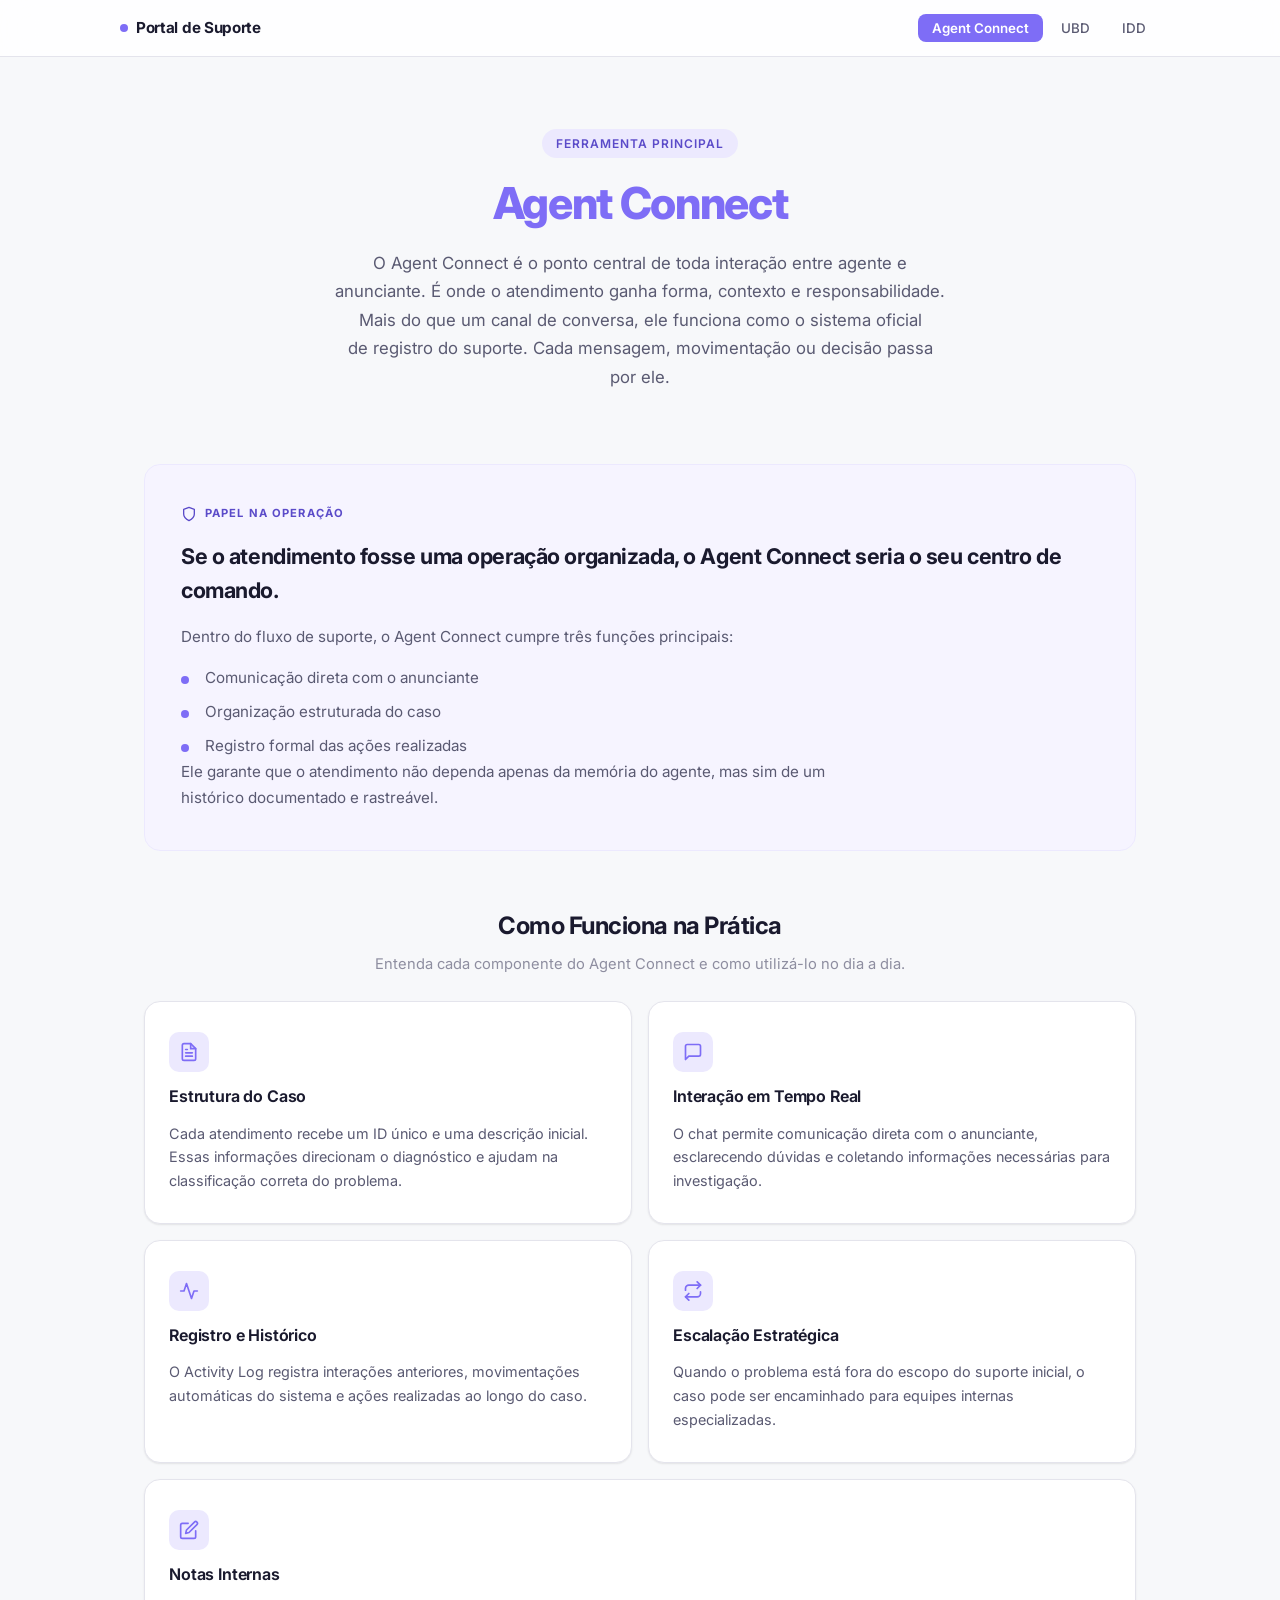
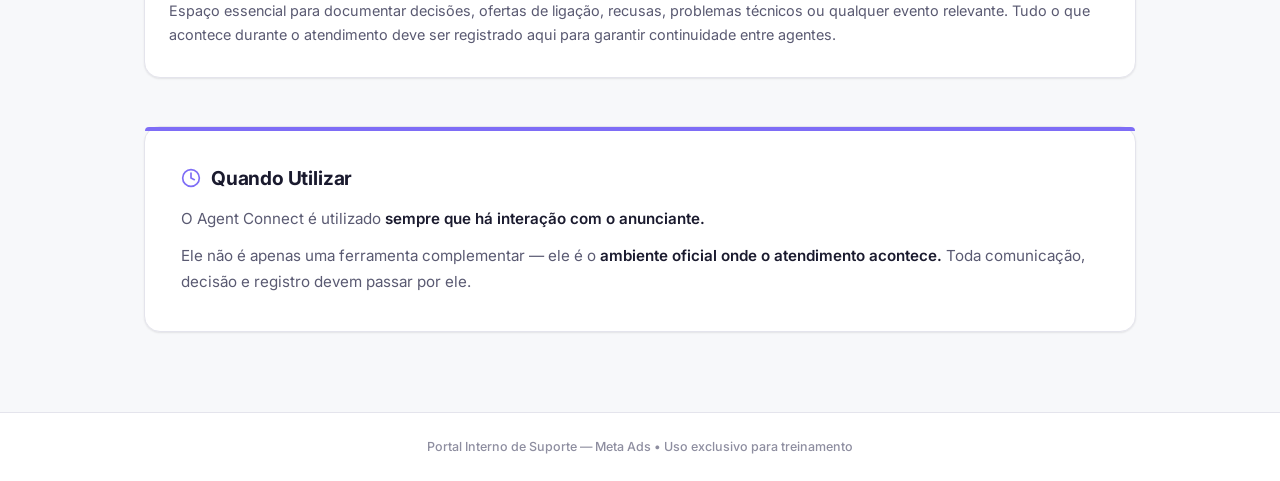
<file: public/index.html>
<!DOCTYPE html>
<html lang="pt-BR">
<head>
  <meta charset="UTF-8" />
  <meta name="viewport" content="width=device-width, initial-scale=1.0" />
  <title>Agent Connect — Portal de Suporte Meta</title>
  <link rel="preconnect" href="https://fonts.googleapis.com" />
  <link rel="preconnect" href="https://fonts.gstatic.com" crossorigin />
  <link href="https://fonts.googleapis.com/css2?family=Inter:wght@400;500;600;700;800&display=swap" rel="stylesheet" />
  <link rel="stylesheet" href="style.css" />
</head>
<body class="page-purple">

  <!-- Navigation -->
  <nav class="nav">
    <div class="nav-inner">
      <a href="index.html" class="nav-brand">
        <span class="nav-brand-dot" style="background:#7E6DF6"></span>
        Portal de Suporte
      </a>
      <button class="nav-toggle" aria-label="Abrir menu">
        <svg viewBox="0 0 24 24" fill="none" stroke="currentColor" stroke-width="2" stroke-linecap="round" stroke-linejoin="round"><line x1="3" y1="6" x2="21" y2="6"/><line x1="3" y1="12" x2="21" y2="12"/><line x1="3" y1="18" x2="21" y2="18"/></svg>
      </button>
      <ul class="nav-links">
        <li><a href="index.html" class="active">Agent Connect</a></li>
        <li><a href="ubd.html">UBD</a></li>
        <li><a href="idd.html">IDD</a></li>
      </ul>
    </div>
  </nav>

  <!-- Hero -->
  <section class="hero">
    <span class="hero-badge">Ferramenta Principal</span>
    <h1>Agent Connect</h1>
    <p class="hero-intro">
      O Agent Connect é o ponto central de toda interação entre agente e anunciante.
      É onde o atendimento ganha forma, contexto e responsabilidade.
      Mais do que um canal de conversa, ele funciona como o sistema oficial de registro do suporte. Cada mensagem, movimentação ou decisão passa por ele.
    </p>
  </section>

  <div class="content-wrap">

    <!-- Papel na Operação -->
    <section class="role-block">
      <div class="role-block-label">
        <svg viewBox="0 0 24 24" fill="none" stroke="currentColor" stroke-width="2" stroke-linecap="round" stroke-linejoin="round"><path d="M12 22s8-4 8-10V5l-8-3-8 3v7c0 6 8 10 8 10z"/></svg>
        Papel na Operação
      </div>
      <h2>Se o atendimento fosse uma operação organizada, o Agent Connect seria o seu centro de comando.</h2>
      <p>Dentro do fluxo de suporte, o Agent Connect cumpre três funções principais:</p>
      <ul class="role-list">
        <li>Comunicação direta com o anunciante</li>
        <li>Organização estruturada do caso</li>
        <li>Registro formal das ações realizadas</li>
      </ul>
      <p>Ele garante que o atendimento não dependa apenas da memória do agente, mas sim de um histórico documentado e rastreável.</p>
    </section>

    <!-- Como Funciona na Prática -->
    <div class="section-header">
      <h2>Como Funciona na Prática</h2>
      <p>Entenda cada componente do Agent Connect e como utilizá-lo no dia a dia.</p>
    </div>

    <div class="grid-cards">

      <!-- Card 1 -->
      <div class="grid-card">
        <div class="grid-card-icon">
          <svg viewBox="0 0 24 24" fill="none" stroke="currentColor" stroke-width="2" stroke-linecap="round" stroke-linejoin="round"><path d="M14 2H6a2 2 0 0 0-2 2v16a2 2 0 0 0 2 2h12a2 2 0 0 0 2-2V8z"/><polyline points="14 2 14 8 20 8"/><line x1="16" y1="13" x2="8" y2="13"/><line x1="16" y1="17" x2="8" y2="17"/><polyline points="10 9 9 9 8 9"/></svg>
        </div>
        <h3>Estrutura do Caso</h3>
        <p>Cada atendimento recebe um ID único e uma descrição inicial. Essas informações direcionam o diagnóstico e ajudam na classificação correta do problema.</p>
      </div>

      <!-- Card 2 -->
      <div class="grid-card">
        <div class="grid-card-icon">
          <svg viewBox="0 0 24 24" fill="none" stroke="currentColor" stroke-width="2" stroke-linecap="round" stroke-linejoin="round"><path d="M21 15a2 2 0 0 1-2 2H7l-4 4V5a2 2 0 0 1 2-2h14a2 2 0 0 1 2 2z"/></svg>
        </div>
        <h3>Interação em Tempo Real</h3>
        <p>O chat permite comunicação direta com o anunciante, esclarecendo dúvidas e coletando informações necessárias para investigação.</p>
      </div>

      <!-- Card 3 -->
      <div class="grid-card">
        <div class="grid-card-icon">
          <svg viewBox="0 0 24 24" fill="none" stroke="currentColor" stroke-width="2" stroke-linecap="round" stroke-linejoin="round"><polyline points="22 12 18 12 15 21 9 3 6 12 2 12"/></svg>
        </div>
        <h3>Registro e Histórico</h3>
        <p>O Activity Log registra interações anteriores, movimentações automáticas do sistema e ações realizadas ao longo do caso.</p>
      </div>

      <!-- Card 4 -->
      <div class="grid-card">
        <div class="grid-card-icon">
          <svg viewBox="0 0 24 24" fill="none" stroke="currentColor" stroke-width="2" stroke-linecap="round" stroke-linejoin="round"><polyline points="17 1 21 5 17 9"/><path d="M3 11V9a4 4 0 0 1 4-4h14"/><polyline points="7 23 3 19 7 15"/><path d="M21 13v2a4 4 0 0 1-4 4H3"/></svg>
        </div>
        <h3>Escalação Estratégica</h3>
        <p>Quando o problema está fora do escopo do suporte inicial, o caso pode ser encaminhado para equipes internas especializadas.</p>
      </div>

      <!-- Card 5 (full width conceptually but in grid) -->
      <div class="grid-card" style="grid-column: 1 / -1;">
        <div class="grid-card-icon">
          <svg viewBox="0 0 24 24" fill="none" stroke="currentColor" stroke-width="2" stroke-linecap="round" stroke-linejoin="round"><path d="M11 4H4a2 2 0 0 0-2 2v14a2 2 0 0 0 2 2h14a2 2 0 0 0 2-2v-7"/><path d="M18.5 2.5a2.121 2.121 0 0 1 3 3L12 15l-4 1 1-4 9.5-9.5z"/></svg>
        </div>
        <h3>Notas Internas</h3>
        <p>Espaço essencial para documentar decisões, ofertas de ligação, recusas, problemas técnicos ou qualquer evento relevante. Tudo o que acontece durante o atendimento deve ser registrado aqui para garantir continuidade entre agentes.</p>
      </div>

    </div>

    <!-- Quando Utilizar -->
    <section class="closing-block">
      <div class="closing-block-accent"></div>
      <h2>
        <svg viewBox="0 0 24 24" fill="none" stroke="currentColor" stroke-width="2" stroke-linecap="round" stroke-linejoin="round"><circle cx="12" cy="12" r="10"/><polyline points="12 6 12 12 16 14"/></svg>
        Quando Utilizar
      </h2>
      <p>O Agent Connect é utilizado <span class="highlight">sempre que há interação com o anunciante.</span></p>
      <p>Ele não é apenas uma ferramenta complementar — ele é o <span class="highlight">ambiente oficial onde o atendimento acontece.</span> Toda comunicação, decisão e registro devem passar por ele.</p>
    </section>

  </div>

  <!-- Footer -->
  <footer class="footer">
    <p>Portal Interno de Suporte — Meta Ads &bull; Uso exclusivo para treinamento</p>
  </footer>

  <script src="script.js"></script>
</body>
</html>
</file>
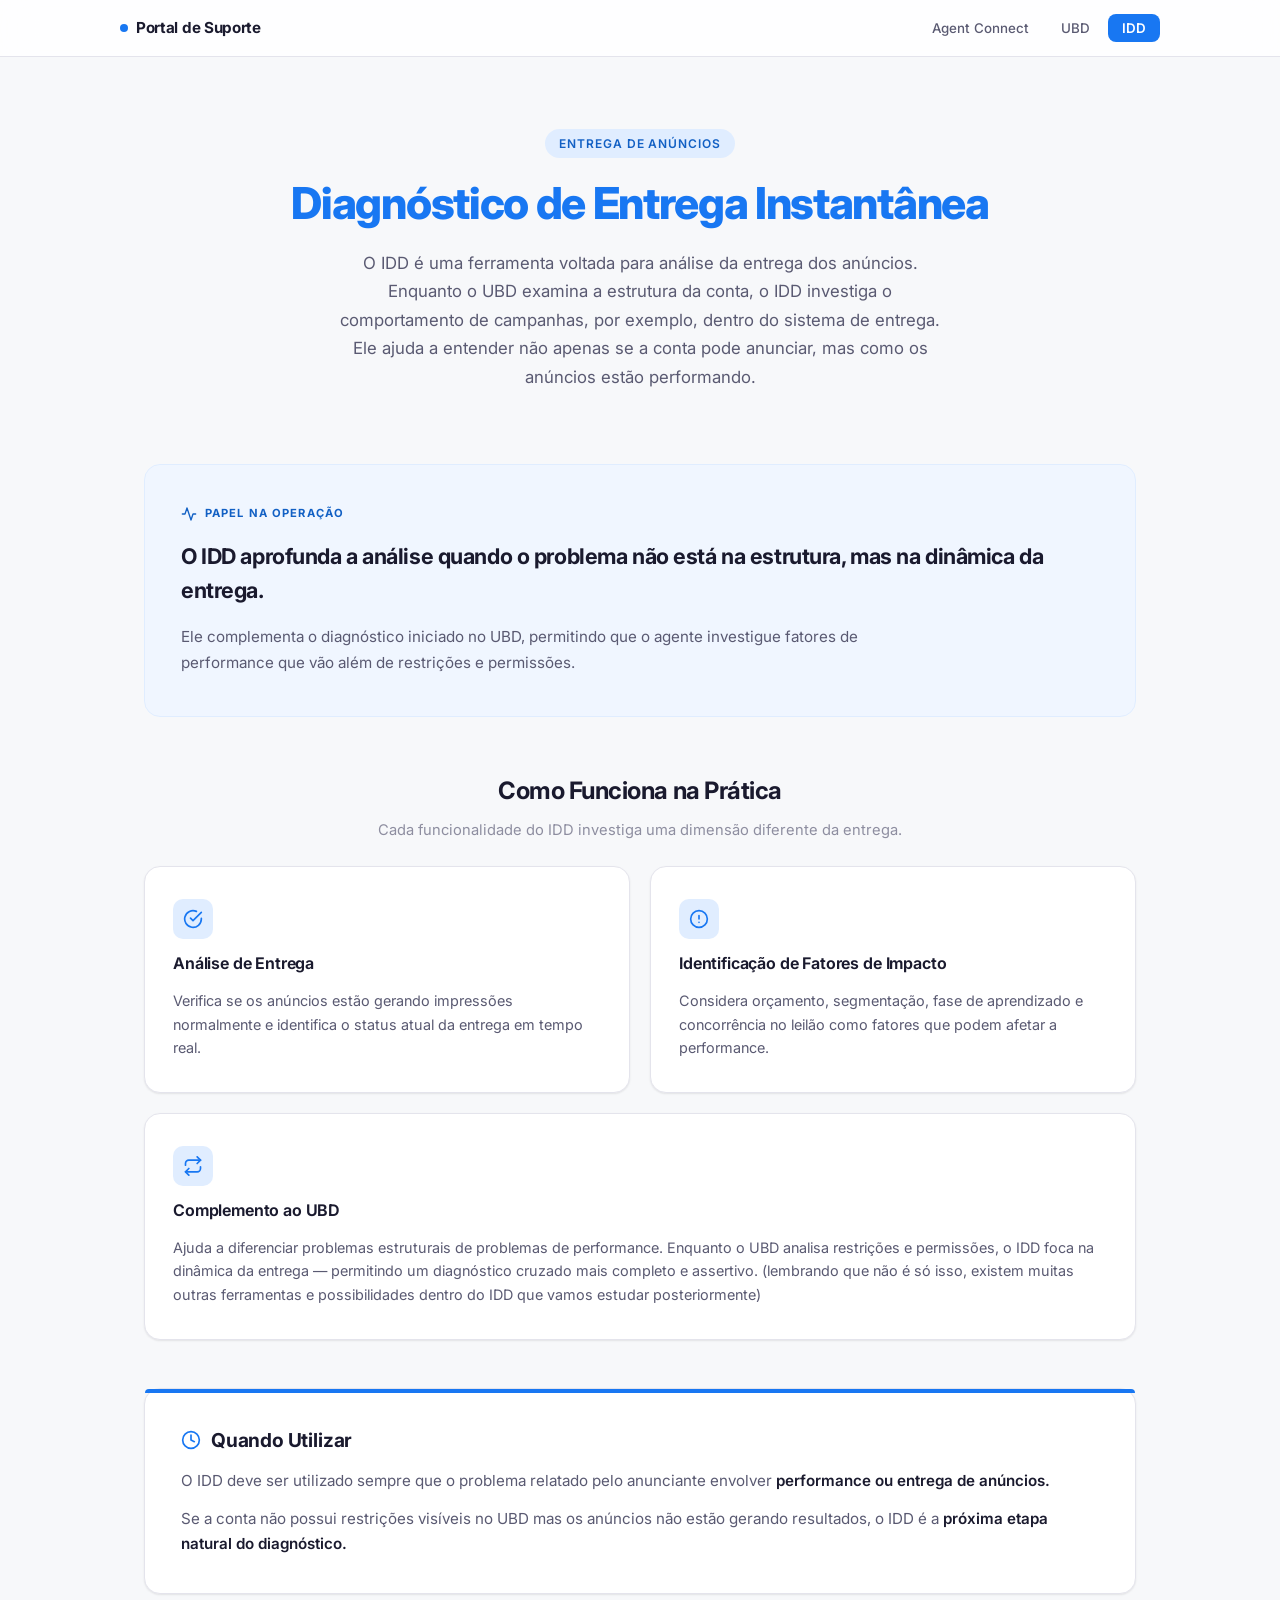
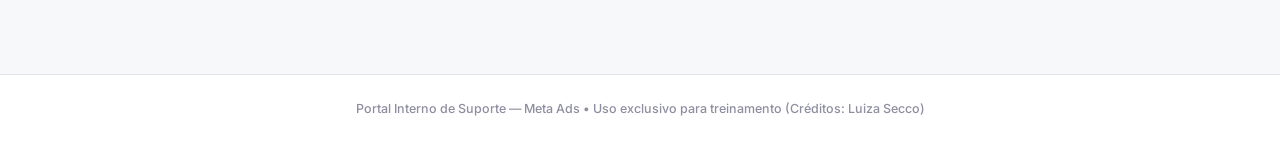
<file: public/idd.html>
<!DOCTYPE html>
<html lang="pt-BR">

<head>
  <meta charset="UTF-8" />
  <meta name="viewport" content="width=device-width, initial-scale=1.0" />
  <title>IDD — Diagnóstico de Entrega Instantânea</title>
  <link rel="preconnect" href="https://fonts.googleapis.com" />
  <link rel="preconnect" href="https://fonts.gstatic.com" crossorigin />
  <link href="https://fonts.googleapis.com/css2?family=Inter:wght@400;500;600;700;800&display=swap" rel="stylesheet" />
  <link rel="stylesheet" href="style.css" />
</head>

<body class="page-blue">

  <!-- Navigation -->
  <nav class="nav">
    <div class="nav-inner">
      <a href="index.html" class="nav-brand">
        <span class="nav-brand-dot" style="background:#1877F2"></span>
        Portal de Suporte
      </a>
      <button class="nav-toggle" aria-label="Abrir menu">
        <svg viewBox="0 0 24 24" fill="none" stroke="currentColor" stroke-width="2" stroke-linecap="round"
          stroke-linejoin="round">
          <line x1="3" y1="6" x2="21" y2="6" />
          <line x1="3" y1="12" x2="21" y2="12" />
          <line x1="3" y1="18" x2="21" y2="18" />
        </svg>
      </button>
      <ul class="nav-links">
        <li><a href="index.html">Agent Connect</a></li>
        <li><a href="ubd.html">UBD</a></li>
        <li><a href="idd.html" class="active">IDD</a></li>
      </ul>
    </div>
  </nav>

  <!-- Hero -->
  <section class="hero">
    <span class="hero-badge">Entrega de Anúncios</span>
    <h1>Diagnóstico de Entrega Instantânea</h1>
    <p class="hero-intro">
      O IDD é uma ferramenta voltada para análise da entrega dos anúncios.
      Enquanto o UBD examina a estrutura da conta, o IDD investiga o comportamento de campanhas, por exemplo, dentro do
      sistema de entrega.
      Ele ajuda a entender não apenas se a conta pode anunciar, mas como os anúncios estão performando.
    </p>
  </section>

  <div class="content-wrap">

    <!-- Papel na Operação -->
    <section class="role-block">
      <div class="role-block-label">
        <svg viewBox="0 0 24 24" fill="none" stroke="currentColor" stroke-width="2" stroke-linecap="round"
          stroke-linejoin="round">
          <polyline points="22 12 18 12 15 21 9 3 6 12 2 12" />
        </svg>
        Papel na Operação
      </div>
      <h2>O IDD aprofunda a análise quando o problema não está na estrutura, mas na dinâmica da entrega.</h2>
      <p>Ele complementa o diagnóstico iniciado no UBD, permitindo que o agente investigue fatores de performance que
        vão além de restrições e permissões.</p>
    </section>

    <!-- Como Funciona na Prática -->
    <div class="section-header">
      <h2>Como Funciona na Prática</h2>
      <p>Cada funcionalidade do IDD investiga uma dimensão diferente da entrega.</p>
    </div>

    <div class="grid-cards grid-3">

      <!-- Card 1 -->
      <div class="grid-card">
        <div class="grid-card-icon">
          <svg viewBox="0 0 24 24" fill="none" stroke="currentColor" stroke-width="2" stroke-linecap="round"
            stroke-linejoin="round">
            <path d="M22 11.08V12a10 10 0 1 1-5.93-9.14" />
            <polyline points="22 4 12 14.01 9 11.01" />
          </svg>
        </div>
        <h3>Análise de Entrega</h3>
        <p>Verifica se os anúncios estão gerando impressões normalmente e identifica o status atual da entrega em tempo
          real.</p>
      </div>

      <!-- Card 2 -->
      <div class="grid-card">
        <div class="grid-card-icon">
          <svg viewBox="0 0 24 24" fill="none" stroke="currentColor" stroke-width="2" stroke-linecap="round"
            stroke-linejoin="round">
            <circle cx="12" cy="12" r="10" />
            <line x1="12" y1="8" x2="12" y2="12" />
            <line x1="12" y1="16" x2="12.01" y2="16" />
          </svg>
        </div>
        <h3>Identificação de Fatores de Impacto</h3>
        <p>Considera orçamento, segmentação, fase de aprendizado e concorrência no leilão como fatores que podem afetar
          a performance.</p>
      </div>

      <!-- Card 3 (full width) -->
      <div class="grid-card">
        <div class="grid-card-icon">
          <svg viewBox="0 0 24 24" fill="none" stroke="currentColor" stroke-width="2" stroke-linecap="round"
            stroke-linejoin="round">
            <polyline points="17 1 21 5 17 9" />
            <path d="M3 11V9a4 4 0 0 1 4-4h14" />
            <polyline points="7 23 3 19 7 15" />
            <path d="M21 13v2a4 4 0 0 1-4 4H3" />
          </svg>
        </div>
        <h3>Complemento ao UBD</h3>
        <p>Ajuda a diferenciar problemas estruturais de problemas de performance. Enquanto o UBD analisa restrições e
          permissões, o IDD foca na dinâmica da entrega — permitindo um diagnóstico cruzado mais completo e assertivo.

          (lembrando que não é só isso, existem muitas outras ferramentas e possibilidades dentro do IDD que vamos
          estudar posteriormente)
        </p>
      </div>

    </div>

    <!-- Quando Utilizar -->
    <section class="closing-block">
      <div class="closing-block-accent"></div>
      <h2>
        <svg viewBox="0 0 24 24" fill="none" stroke="currentColor" stroke-width="2" stroke-linecap="round"
          stroke-linejoin="round">
          <circle cx="12" cy="12" r="10" />
          <polyline points="12 6 12 12 16 14" />
        </svg>
        Quando Utilizar
      </h2>
      <p>O IDD deve ser utilizado sempre que o problema relatado pelo anunciante envolver <span
          class="highlight">performance ou entrega de anúncios.</span></p>
      <p>Se a conta não possui restrições visíveis no UBD mas os anúncios não estão gerando resultados, o IDD é a <span
          class="highlight">próxima etapa natural do diagnóstico.</span></p>
    </section>

  </div>

  <!-- Footer -->
  <footer class="footer">
    <p>Portal Interno de Suporte — Meta Ads &bull; Uso exclusivo para treinamento (Créditos: Luiza Secco)</p>
  </footer>

  <script src="script.js"></script>
</body>

</html>
</file>
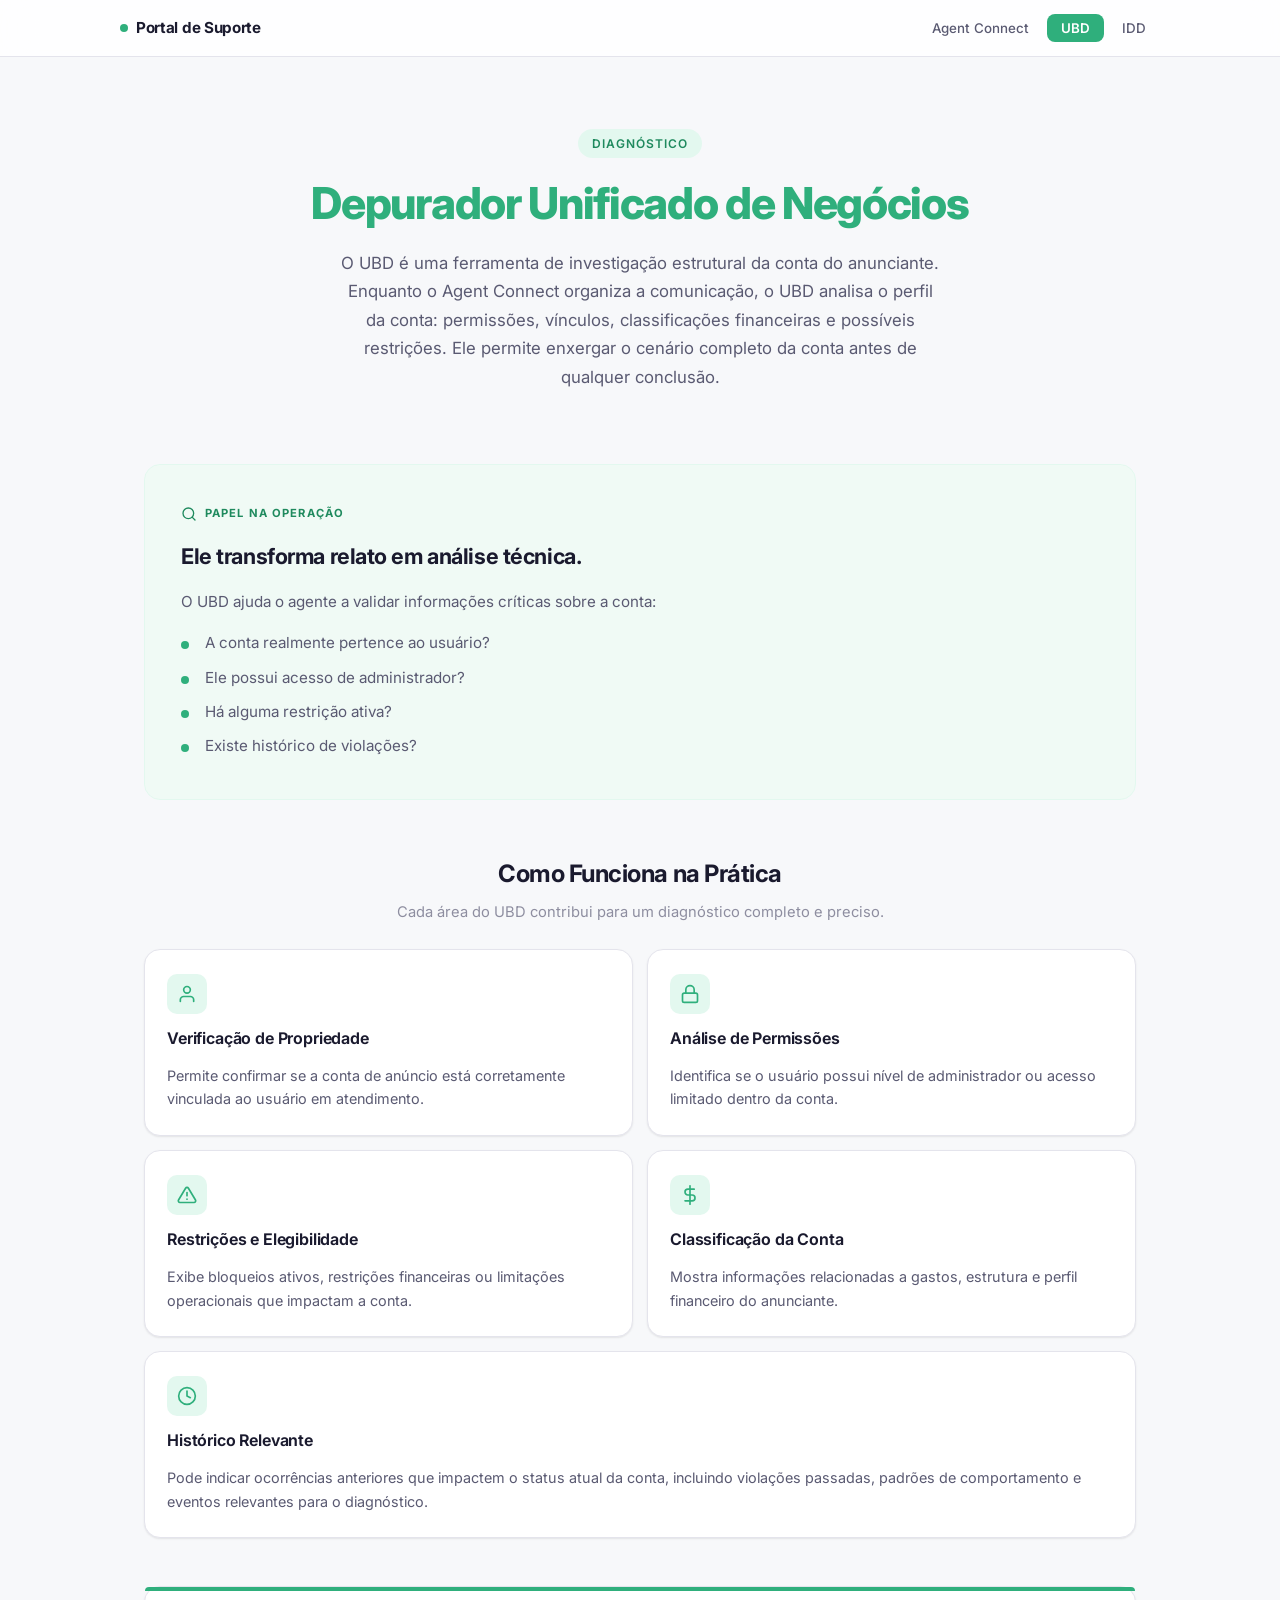
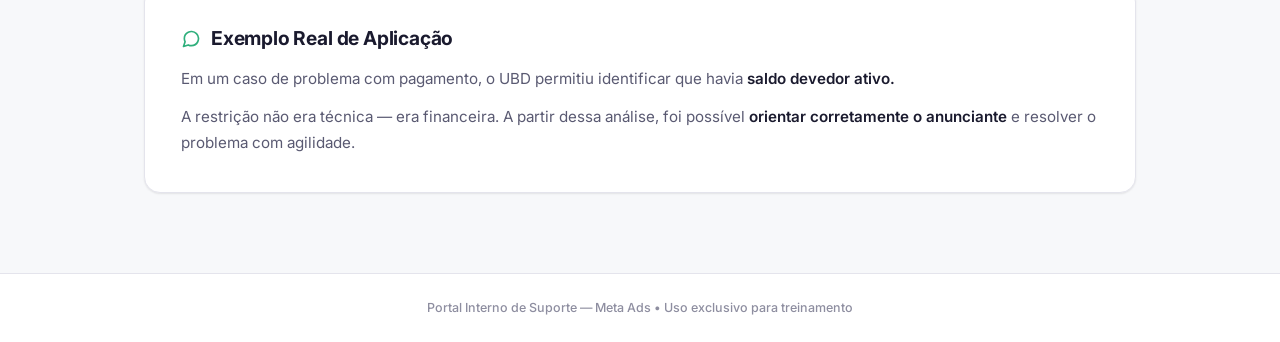
<file: public/ubd.html>
<!DOCTYPE html>
<html lang="pt-BR">
<head>
  <meta charset="UTF-8" />
  <meta name="viewport" content="width=device-width, initial-scale=1.0" />
  <title>UBD — Depurador Unificado de Negócios</title>
  <link rel="preconnect" href="https://fonts.googleapis.com" />
  <link rel="preconnect" href="https://fonts.gstatic.com" crossorigin />
  <link href="https://fonts.googleapis.com/css2?family=Inter:wght@400;500;600;700;800&display=swap" rel="stylesheet" />
  <link rel="stylesheet" href="style.css" />
</head>
<body class="page-green">

  <!-- Navigation -->
  <nav class="nav">
    <div class="nav-inner">
      <a href="index.html" class="nav-brand">
        <span class="nav-brand-dot" style="background:#2FAF7C"></span>
        Portal de Suporte
      </a>
      <button class="nav-toggle" aria-label="Abrir menu">
        <svg viewBox="0 0 24 24" fill="none" stroke="currentColor" stroke-width="2" stroke-linecap="round" stroke-linejoin="round"><line x1="3" y1="6" x2="21" y2="6"/><line x1="3" y1="12" x2="21" y2="12"/><line x1="3" y1="18" x2="21" y2="18"/></svg>
      </button>
      <ul class="nav-links">
        <li><a href="index.html">Agent Connect</a></li>
        <li><a href="ubd.html" class="active">UBD</a></li>
        <li><a href="idd.html">IDD</a></li>
      </ul>
    </div>
  </nav>

  <!-- Hero -->
  <section class="hero">
    <span class="hero-badge">Diagnóstico</span>
    <h1>Depurador Unificado de Negócios</h1>
    <p class="hero-intro">
      O UBD é uma ferramenta de investigação estrutural da conta do anunciante.
      Enquanto o Agent Connect organiza a comunicação, o UBD analisa o perfil da conta: permissões, vínculos, classificações financeiras e possíveis restrições.
      Ele permite enxergar o cenário completo da conta antes de qualquer conclusão.
    </p>
  </section>

  <div class="content-wrap">

    <!-- Papel na Operação -->
    <section class="role-block">
      <div class="role-block-label">
        <svg viewBox="0 0 24 24" fill="none" stroke="currentColor" stroke-width="2" stroke-linecap="round" stroke-linejoin="round"><circle cx="11" cy="11" r="8"/><line x1="21" y1="21" x2="16.65" y2="16.65"/></svg>
        Papel na Operação
      </div>
      <h2>Ele transforma relato em análise técnica.</h2>
      <p>O UBD ajuda o agente a validar informações críticas sobre a conta:</p>
      <ul class="role-list">
        <li>A conta realmente pertence ao usuário?</li>
        <li>Ele possui acesso de administrador?</li>
        <li>Há alguma restrição ativa?</li>
        <li>Existe histórico de violações?</li>
      </ul>
    </section>

    <!-- Como Funciona na Prática -->
    <div class="section-header">
      <h2>Como Funciona na Prática</h2>
      <p>Cada área do UBD contribui para um diagnóstico completo e preciso.</p>
    </div>

    <div class="grid-cards">

      <!-- Card 1 -->
      <div class="grid-card">
        <div class="grid-card-icon">
          <svg viewBox="0 0 24 24" fill="none" stroke="currentColor" stroke-width="2" stroke-linecap="round" stroke-linejoin="round"><path d="M20 21v-2a4 4 0 0 0-4-4H8a4 4 0 0 0-4 4v2"/><circle cx="12" cy="7" r="4"/></svg>
        </div>
        <h3>Verificação de Propriedade</h3>
        <p>Permite confirmar se a conta de anúncio está corretamente vinculada ao usuário em atendimento.</p>
      </div>

      <!-- Card 2 -->
      <div class="grid-card">
        <div class="grid-card-icon">
          <svg viewBox="0 0 24 24" fill="none" stroke="currentColor" stroke-width="2" stroke-linecap="round" stroke-linejoin="round"><rect x="3" y="11" width="18" height="11" rx="2" ry="2"/><path d="M7 11V7a5 5 0 0 1 10 0v4"/></svg>
        </div>
        <h3>Análise de Permissões</h3>
        <p>Identifica se o usuário possui nível de administrador ou acesso limitado dentro da conta.</p>
      </div>

      <!-- Card 3 -->
      <div class="grid-card">
        <div class="grid-card-icon">
          <svg viewBox="0 0 24 24" fill="none" stroke="currentColor" stroke-width="2" stroke-linecap="round" stroke-linejoin="round"><path d="M10.29 3.86L1.82 18a2 2 0 0 0 1.71 3h16.94a2 2 0 0 0 1.71-3L13.71 3.86a2 2 0 0 0-3.42 0z"/><line x1="12" y1="9" x2="12" y2="13"/><line x1="12" y1="17" x2="12.01" y2="17"/></svg>
        </div>
        <h3>Restrições e Elegibilidade</h3>
        <p>Exibe bloqueios ativos, restrições financeiras ou limitações operacionais que impactam a conta.</p>
      </div>

      <!-- Card 4 -->
      <div class="grid-card">
        <div class="grid-card-icon">
          <svg viewBox="0 0 24 24" fill="none" stroke="currentColor" stroke-width="2" stroke-linecap="round" stroke-linejoin="round"><line x1="12" y1="1" x2="12" y2="23"/><path d="M17 5H9.5a3.5 3.5 0 0 0 0 7h5a3.5 3.5 0 0 1 0 7H6"/></svg>
        </div>
        <h3>Classificação da Conta</h3>
        <p>Mostra informações relacionadas a gastos, estrutura e perfil financeiro do anunciante.</p>
      </div>

      <!-- Card 5 -->
      <div class="grid-card" style="grid-column: 1 / -1;">
        <div class="grid-card-icon">
          <svg viewBox="0 0 24 24" fill="none" stroke="currentColor" stroke-width="2" stroke-linecap="round" stroke-linejoin="round"><circle cx="12" cy="12" r="10"/><polyline points="12 6 12 12 16 14"/></svg>
        </div>
        <h3>Histórico Relevante</h3>
        <p>Pode indicar ocorrências anteriores que impactem o status atual da conta, incluindo violações passadas, padrões de comportamento e eventos relevantes para o diagnóstico.</p>
      </div>

    </div>

    <!-- Exemplo Real de Aplicação -->
    <section class="closing-block">
      <div class="closing-block-accent"></div>
      <h2>
        <svg viewBox="0 0 24 24" fill="none" stroke="currentColor" stroke-width="2" stroke-linecap="round" stroke-linejoin="round"><path d="M21 11.5a8.38 8.38 0 0 1-.9 3.8 8.5 8.5 0 0 1-7.6 4.7 8.38 8.38 0 0 1-3.8-.9L3 21l1.9-5.7a8.38 8.38 0 0 1-.9-3.8 8.5 8.5 0 0 1 4.7-7.6 8.38 8.38 0 0 1 3.8-.9h.5a8.48 8.48 0 0 1 8 8v.5z"/></svg>
        Exemplo Real de Aplicação
      </h2>
      <p>Em um caso de problema com pagamento, o UBD permitiu identificar que havia <span class="highlight">saldo devedor ativo.</span></p>
      <p>A restrição não era técnica — era financeira. A partir dessa análise, foi possível <span class="highlight">orientar corretamente o anunciante</span> e resolver o problema com agilidade.</p>
    </section>

  </div>

  <!-- Footer -->
  <footer class="footer">
    <p>Portal Interno de Suporte — Meta Ads &bull; Uso exclusivo para treinamento</p>
  </footer>

  <script src="script.js"></script>
</body>
</html>
</file>
<file: public/style.css>
/* ===== RESET & BASE ===== */
*,
*::before,
*::after {
  margin: 0;
  padding: 0;
  box-sizing: border-box;
}

:root {
  --white: #ffffff;
  --bg: #f7f8fa;
  --text-primary: #1a1a2e;
  --text-secondary: #5a5a72;
  --text-muted: #8e8ea0;
  --border: #e4e4ec;
  --card-bg: #ffffff;
  --shadow-sm: 0 1px 3px rgba(0, 0, 0, 0.04), 0 1px 2px rgba(0, 0, 0, 0.06);
  --shadow-md: 0 4px 12px rgba(0, 0, 0, 0.06), 0 2px 4px rgba(0, 0, 0, 0.04);
  --shadow-lg: 0 10px 30px rgba(0, 0, 0, 0.08), 0 4px 8px rgba(0, 0, 0, 0.04);
  --radius: 16px;
  --radius-sm: 12px;
  --transition: 0.3s cubic-bezier(0.4, 0, 0.2, 1);

  --purple: #7E6DF6;
  --purple-light: #ece9fe;
  --purple-lighter: #f6f4ff;
  --purple-dark: #5b4bc9;

  --green: #2FAF7C;
  --green-light: #e3f8ef;
  --green-lighter: #f0faf5;
  --green-dark: #1f8a5e;

  --blue: #1877F2;
  --blue-light: #e0edff;
  --blue-lighter: #f0f6ff;
  --blue-dark: #1260c4;
}

html {
  scroll-behavior: smooth;
  -webkit-font-smoothing: antialiased;
  -moz-osx-font-smoothing: grayscale;
}

body {
  font-family: 'Inter', -apple-system, BlinkMacSystemFont, 'Segoe UI', Roboto, sans-serif;
  background-color: var(--bg);
  color: var(--text-primary);
  line-height: 1.6;
  min-height: 100vh;
}

/* ===== NAVIGATION ===== */
.nav {
  position: sticky;
  top: 0;
  z-index: 100;
  background: rgba(255, 255, 255, 0.85);
  backdrop-filter: blur(16px);
  -webkit-backdrop-filter: blur(16px);
  border-bottom: 1px solid var(--border);
  padding: 0 24px;
}

.nav-inner {
  max-width: 1040px;
  margin: 0 auto;
  display: flex;
  align-items: center;
  justify-content: space-between;
  height: 56px;
}

.nav-brand {
  font-weight: 700;
  font-size: 0.95rem;
  color: var(--text-primary);
  text-decoration: none;
  letter-spacing: -0.02em;
  display: flex;
  align-items: center;
  gap: 8px;
}

.nav-brand-dot {
  width: 8px;
  height: 8px;
  border-radius: 50%;
  display: inline-block;
}

.nav-links {
  display: flex;
  gap: 4px;
  list-style: none;
}

.nav-links a {
  text-decoration: none;
  font-size: 0.835rem;
  font-weight: 500;
  color: var(--text-secondary);
  padding: 6px 14px;
  border-radius: 8px;
  transition: background var(--transition), color var(--transition);
}

.nav-links a:hover {
  background: var(--bg);
  color: var(--text-primary);
}

.nav-links a.active {
  color: var(--white);
  font-weight: 600;
}

.page-purple .nav-links a.active { background: var(--purple); }
.page-green .nav-links a.active { background: var(--green); }
.page-blue .nav-links a.active { background: var(--blue); }

/* ===== HERO ===== */
.hero {
  text-align: center;
  padding: 72px 24px 24px;
  max-width: 760px;
  margin: 0 auto;
}

.hero-badge {
  display: inline-flex;
  align-items: center;
  gap: 6px;
  font-size: 0.75rem;
  font-weight: 600;
  text-transform: uppercase;
  letter-spacing: 0.08em;
  padding: 5px 14px;
  border-radius: 100px;
  margin-bottom: 20px;
}

.page-purple .hero-badge { background: var(--purple-light); color: var(--purple-dark); }
.page-green .hero-badge { background: var(--green-light); color: var(--green-dark); }
.page-blue .hero-badge { background: var(--blue-light); color: var(--blue-dark); }

.hero h1 {
  font-size: clamp(2rem, 5vw, 2.75rem);
  font-weight: 800;
  letter-spacing: -0.03em;
  line-height: 1.15;
  margin-bottom: 20px;
  text-wrap: balance;
}

.page-purple .hero h1 { color: var(--purple); }
.page-green .hero h1 { color: var(--green); }
.page-blue .hero h1 { color: var(--blue); }

.hero-intro {
  font-size: 1.05rem;
  color: var(--text-secondary);
  max-width: 620px;
  margin: 0 auto;
  line-height: 1.7;
  text-wrap: pretty;
}

/* ===== MAIN CONTENT WRAPPER ===== */
.content-wrap {
  max-width: 1040px;
  margin: 0 auto;
  padding: 0 24px 80px;
}

/* ===== PAPEL NA OPERACAO (Featured Block) ===== */
.role-block {
  margin-top: 48px;
  border-radius: var(--radius);
  padding: 40px 36px;
  position: relative;
  overflow: hidden;
}

.page-purple .role-block {
  background: var(--purple-lighter);
  border: 1px solid var(--purple-light);
}
.page-green .role-block {
  background: var(--green-lighter);
  border: 1px solid var(--green-light);
}
.page-blue .role-block {
  background: var(--blue-lighter);
  border: 1px solid var(--blue-light);
}

.role-block-label {
  font-size: 0.7rem;
  font-weight: 700;
  text-transform: uppercase;
  letter-spacing: 0.1em;
  margin-bottom: 16px;
  display: flex;
  align-items: center;
  gap: 8px;
}

.page-purple .role-block-label { color: var(--purple-dark); }
.page-green .role-block-label { color: var(--green-dark); }
.page-blue .role-block-label { color: var(--blue-dark); }

.role-block-label svg {
  width: 16px;
  height: 16px;
}

.role-block h2 {
  font-size: 1.35rem;
  font-weight: 700;
  letter-spacing: -0.02em;
  margin-bottom: 16px;
  color: var(--text-primary);
}

.role-block p {
  font-size: 0.95rem;
  color: var(--text-secondary);
  line-height: 1.7;
  max-width: 680px;
}

.role-block p + p {
  margin-top: 12px;
}

.role-list {
  list-style: none;
  display: flex;
  flex-direction: column;
  gap: 10px;
  margin-top: 16px;
}

.role-list li {
  position: relative;
  padding-left: 24px;
  font-size: 0.95rem;
  color: var(--text-secondary);
  line-height: 1.6;
}

.role-list li::before {
  content: '';
  position: absolute;
  left: 0;
  top: 10px;
  width: 8px;
  height: 8px;
  border-radius: 50%;
}

.page-purple .role-list li::before { background: var(--purple); }
.page-green .role-list li::before { background: var(--green); }
.page-blue .role-list li::before { background: var(--blue); }

/* ===== SECTION HEADER ===== */
.section-header {
  margin-top: 56px;
  margin-bottom: 24px;
  text-align: center;
}

.section-header h2 {
  font-size: 1.5rem;
  font-weight: 700;
  letter-spacing: -0.02em;
  color: var(--text-primary);
}

.section-header p {
  margin-top: 8px;
  font-size: 0.92rem;
  color: var(--text-muted);
}

/* ===== GRID CARDS (Como Funciona) ===== */
.grid-cards {
  display: grid;
  grid-template-columns: repeat(2, 1fr);
  gap: 16px;
}

.grid-card {
  background: var(--card-bg);
  border: 1px solid var(--border);
  border-radius: var(--radius);
  padding: 28px 24px;
  box-shadow: var(--shadow-sm);
  transition: box-shadow var(--transition), border-color var(--transition), transform var(--transition);
  display: flex;
  flex-direction: column;
  gap: 12px;
}

.grid-card:hover {
  box-shadow: var(--shadow-md);
  transform: translateY(-2px);
}

.page-purple .grid-card:hover { border-color: var(--purple-light); }
.page-green .grid-card:hover { border-color: var(--green-light); }
.page-blue .grid-card:hover { border-color: var(--blue-light); }

.grid-card-icon {
  width: 40px;
  height: 40px;
  border-radius: 10px;
  display: flex;
  align-items: center;
  justify-content: center;
  flex-shrink: 0;
}

.page-purple .grid-card-icon { background: var(--purple-light); color: var(--purple); }
.page-green .grid-card-icon { background: var(--green-light); color: var(--green); }
.page-blue .grid-card-icon { background: var(--blue-light); color: var(--blue); }

.grid-card-icon svg {
  width: 20px;
  height: 20px;
}

.grid-card h3 {
  font-size: 1rem;
  font-weight: 650;
  letter-spacing: -0.01em;
  color: var(--text-primary);
}

.grid-card p {
  font-size: 0.9rem;
  color: var(--text-secondary);
  line-height: 1.65;
}

/* ===== QUANDO UTILIZAR (Closing block) ===== */
.closing-block {
  margin-top: 48px;
  background: var(--card-bg);
  border: 1px solid var(--border);
  border-radius: var(--radius);
  padding: 36px;
  box-shadow: var(--shadow-sm);
  position: relative;
}

.closing-block-accent {
  position: absolute;
  top: 0;
  left: 0;
  right: 0;
  height: 4px;
  border-radius: var(--radius) var(--radius) 0 0;
}

.page-purple .closing-block-accent { background: var(--purple); }
.page-green .closing-block-accent { background: var(--green); }
.page-blue .closing-block-accent { background: var(--blue); }

.closing-block h2 {
  font-size: 1.2rem;
  font-weight: 700;
  letter-spacing: -0.01em;
  margin-bottom: 12px;
  color: var(--text-primary);
  display: flex;
  align-items: center;
  gap: 10px;
}

.closing-block h2 svg {
  width: 20px;
  height: 20px;
  flex-shrink: 0;
}

.page-purple .closing-block h2 svg { color: var(--purple); }
.page-green .closing-block h2 svg { color: var(--green); }
.page-blue .closing-block h2 svg { color: var(--blue); }

.closing-block p {
  font-size: 0.95rem;
  color: var(--text-secondary);
  line-height: 1.7;
}

.closing-block p + p {
  margin-top: 12px;
}

.closing-block .highlight {
  font-weight: 600;
  color: var(--text-primary);
}

/* ===== PAGE-SPECIFIC LAYOUTS ===== */

/* Agent Connect: slightly vertical card flow */
.page-purple .grid-cards {
  gap: 16px;
}

.page-purple .grid-card {
  padding: 30px 24px;
}

/* UBD: technical, symmetric, tighter grid */
.page-green .grid-cards {
  gap: 14px;
}

.page-green .grid-card {
  padding: 24px 22px;
}

/* IDD: larger cards, more spacing, dynamic feel */
.page-blue .grid-cards {
  gap: 20px;
}

.page-blue .grid-card {
  padding: 32px 28px;
}

/* IDD: 3 cards layout - first two side by side, third full width */
.page-blue .grid-cards.grid-3 {
  grid-template-columns: repeat(2, 1fr);
}

.page-blue .grid-cards.grid-3 .grid-card:last-child {
  grid-column: 1 / -1;
}

/* ===== FOOTER ===== */
.footer {
  text-align: center;
  padding: 24px;
  border-top: 1px solid var(--border);
  background: var(--white);
}

.footer p {
  font-size: 0.78rem;
  color: var(--text-muted);
  font-weight: 500;
}

/* ===== MOBILE HAMBURGER ===== */
.nav-toggle {
  display: none;
  background: none;
  border: none;
  cursor: pointer;
  padding: 4px;
  color: var(--text-primary);
}

.nav-toggle svg {
  width: 22px;
  height: 22px;
}

/* ===== RESPONSIVE ===== */
@media (max-width: 768px) {
  .grid-cards {
    grid-template-columns: 1fr;
  }

  .page-blue .grid-cards.grid-3 {
    grid-template-columns: 1fr;
  }

  .page-blue .grid-cards.grid-3 .grid-card:last-child {
    grid-column: auto;
  }

  .role-block {
    padding: 28px 24px;
  }

  .closing-block {
    padding: 28px 24px;
  }
}

@media (max-width: 640px) {
  .nav-toggle {
    display: block;
  }

  .nav-links {
    position: absolute;
    top: 56px;
    left: 0;
    right: 0;
    background: var(--white);
    border-bottom: 1px solid var(--border);
    flex-direction: column;
    padding: 8px 16px 12px;
    gap: 2px;
    display: none;
    box-shadow: var(--shadow-md);
  }

  .nav-links.show {
    display: flex;
  }

  .nav-links a {
    padding: 10px 14px;
    font-size: 0.9rem;
    border-radius: 10px;
  }

  .hero {
    padding: 48px 20px 16px;
  }

  .hero h1 {
    font-size: 1.75rem;
  }

  .hero-intro {
    font-size: 0.95rem;
  }

  .content-wrap {
    padding: 0 16px 60px;
  }

  .section-header {
    margin-top: 40px;
  }

  .section-header h2 {
    font-size: 1.25rem;
  }
}

/* ===== ANIMATIONS ===== */
@keyframes fadeIn {
  from {
    opacity: 0;
    transform: translateY(16px);
  }
  to {
    opacity: 1;
    transform: translateY(0);
  }
}

@keyframes fadeInScale {
  from {
    opacity: 0;
    transform: scale(0.97);
  }
  to {
    opacity: 1;
    transform: scale(1);
  }
}

.hero {
  animation: fadeIn 0.6s ease both;
}

.role-block {
  animation: fadeInScale 0.6s ease both;
  animation-delay: 0.15s;
}

.grid-card {
  animation: fadeIn 0.5s ease both;
}

.grid-card:nth-child(1) { animation-delay: 0.2s; }
.grid-card:nth-child(2) { animation-delay: 0.28s; }
.grid-card:nth-child(3) { animation-delay: 0.36s; }
.grid-card:nth-child(4) { animation-delay: 0.44s; }
.grid-card:nth-child(5) { animation-delay: 0.52s; }

.closing-block {
  animation: fadeIn 0.5s ease both;
  animation-delay: 0.5s;
}
</file>
